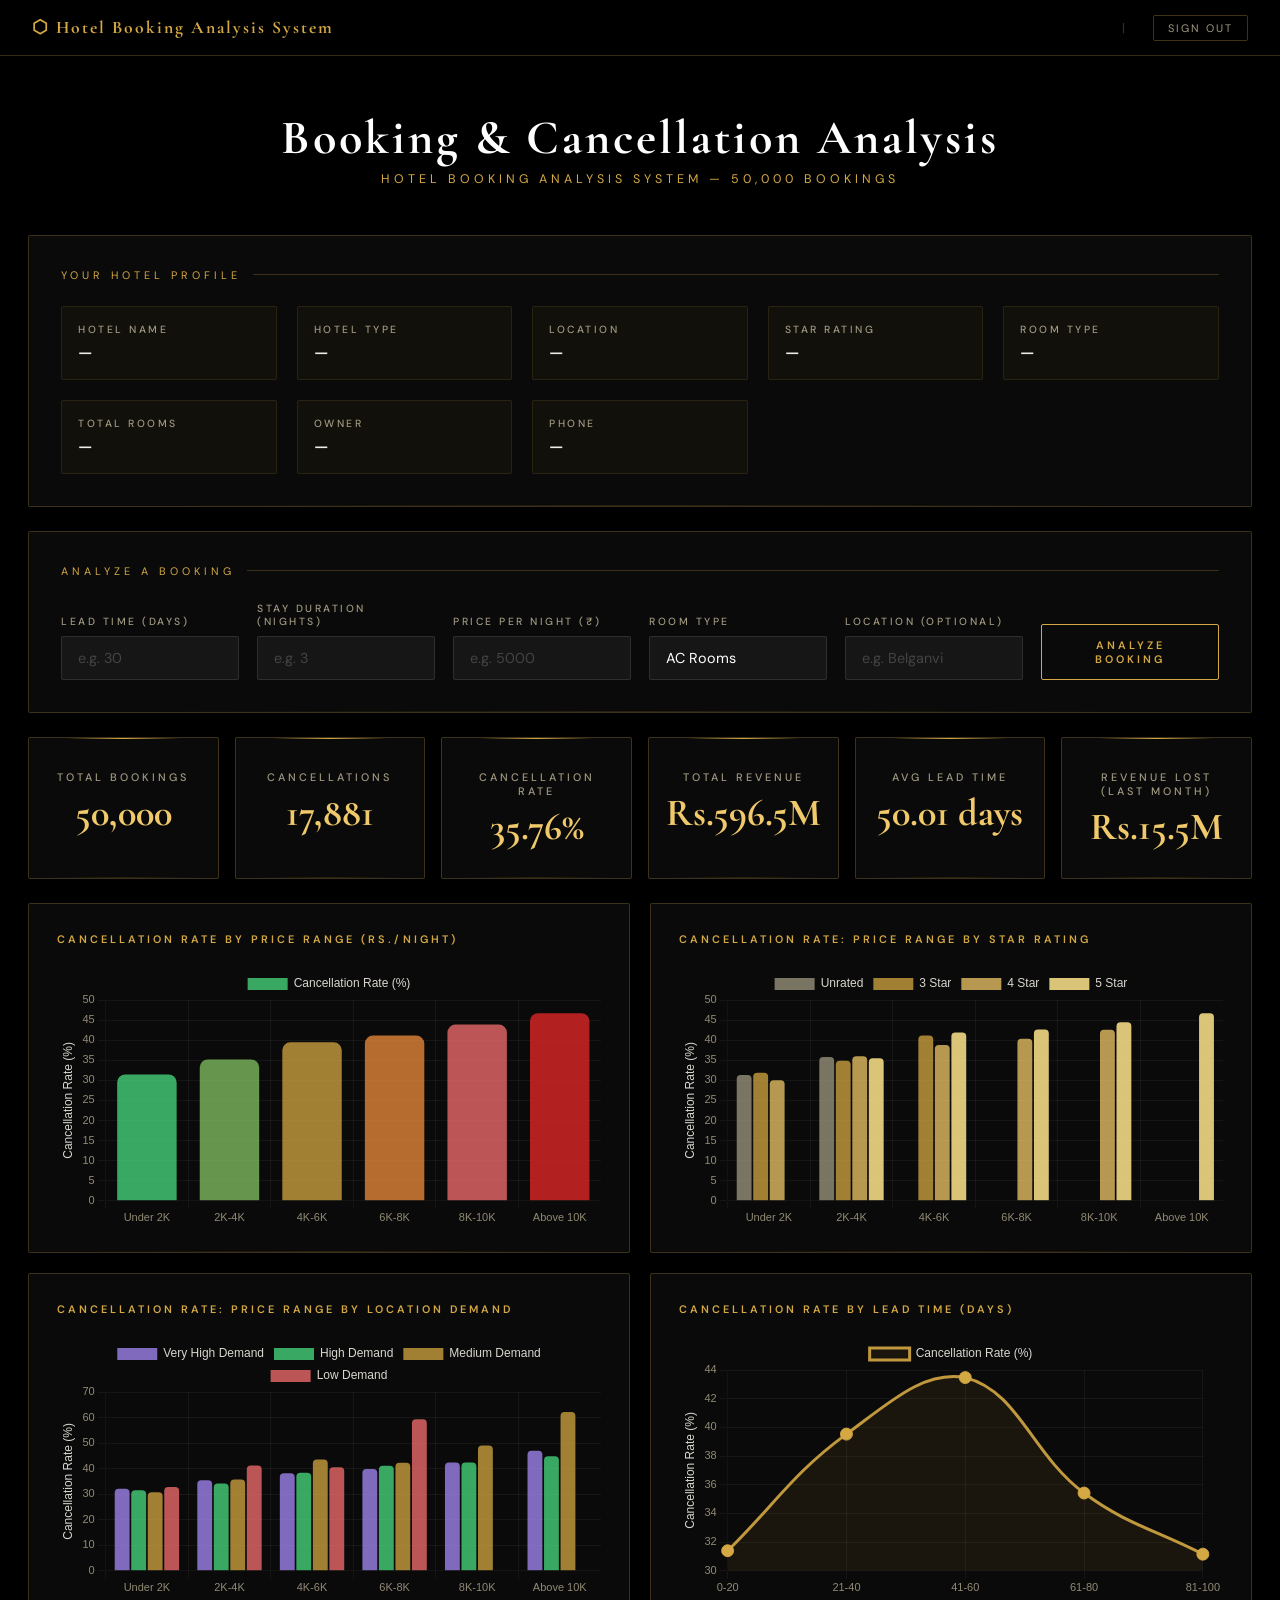
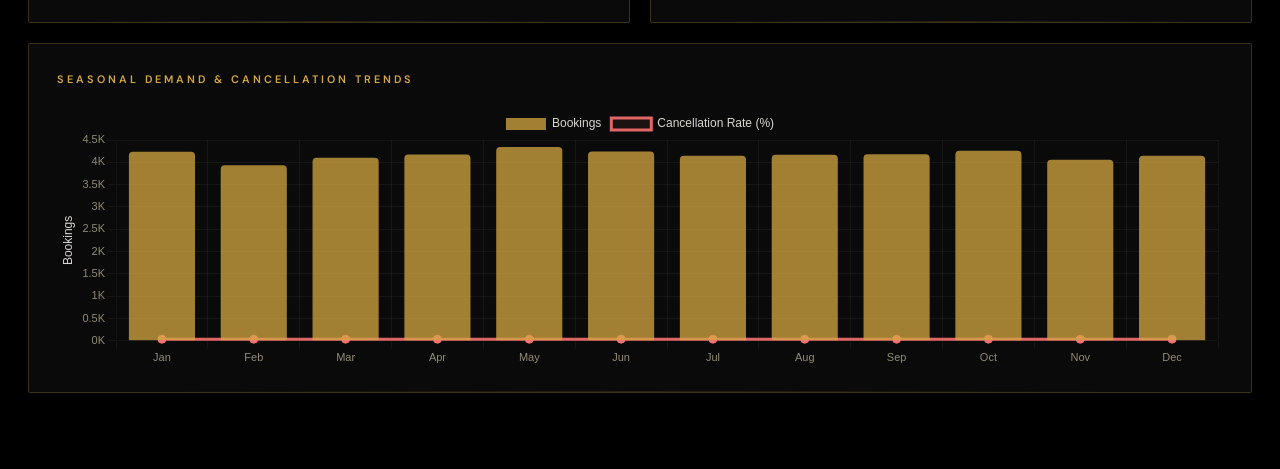
<file: hotel-dashboard/frontend/index.html>
<!DOCTYPE html>
<html lang="en">
<head>
  <meta charset="UTF-8" />
  <meta name="viewport" content="width=device-width, initial-scale=1.0"/>
  <title>Hotel Booking Analysis System</title>
  <link rel="stylesheet" href="style.css?v=6" />
  <script src="chart.min.js"></script>
</head>
<body>
  <!-- Top nav bar -->
  <div class="topbar">
    <span class="topbar-logo">⬡ Hotel Booking Analysis System</span>
    <div class="topbar-right">
      <span class="topbar-hotel" id="topbarHotel"></span>
      <span class="topbar-divider">|</span>
      <span class="topbar-user" id="topbarUser"></span>
      <button class="topbar-logout" id="logoutBtn">Sign Out</button>
    </div>
  </div>

  <div class="page-wrapper">
    <h1 class="title">Booking & Cancellation Analysis</h1>
    <p class="title-sub">Hotel Booking Analysis System — 50,000 Bookings</p>

    <!-- Hotel Profile Card -->
    <div class="card profile-card" id="hotelProfileCard">
      <div class="section-label">Your Hotel Profile</div>
      <div class="profile-grid">
        <div class="profile-item">
          <span class="profile-label">Hotel Name</span>
          <span class="profile-value" id="pHotelName">—</span>
        </div>
        <div class="profile-item">
          <span class="profile-label">Hotel Type</span>
          <span class="profile-value" id="pHotelType">—</span>
        </div>
        <div class="profile-item">
          <span class="profile-label">Location</span>
          <span class="profile-value" id="pLocation">—</span>
        </div>
        <div class="profile-item">
          <span class="profile-label">Star Rating</span>
          <span class="profile-value" id="pStar">—</span>
        </div>
        <div class="profile-item">
          <span class="profile-label">Room Type</span>
          <span class="profile-value" id="pAc">—</span>
        </div>
        <div class="profile-item">
          <span class="profile-label">Total Rooms</span>
          <span class="profile-value" id="pRooms">—</span>
        </div>
        <div class="profile-item">
          <span class="profile-label">Owner</span>
          <span class="profile-value" id="pOwner">—</span>
        </div>
        <div class="profile-item">
          <span class="profile-label">Phone</span>
          <span class="profile-value" id="pPhone">—</span>
        </div>
      </div>
    </div>

    <!-- Booking Analysis Form -->
    <div class="card input-card">
      <div class="section-label">Analyze a Booking</div>
      <div class="input-grid">
        <div class="input-group">
          <label for="leadTime">Lead Time (days)</label>
          <input type="number" id="leadTime" min="1" max="365" placeholder="e.g. 30" />
        </div>
        <div class="input-group">
          <label for="stayDuration">Stay Duration (nights)</label>
          <input type="number" id="stayDuration" min="1" max="30" placeholder="e.g. 3" />
        </div>
        <div class="input-group">
          <label for="pricePerNight">Price per Night (₹)</label>
          <input type="number" id="pricePerNight" min="500" placeholder="e.g. 5000" />
        </div>
        <div class="input-group">
          <label for="roomType">Room Type</label>
          <select id="roomType">
            <option value="ac">AC Rooms</option>
            <option value="nonac">Non-AC Rooms</option>
          </select>
        </div>
        <div class="input-group">
          <label for="analysisLocation">Location (optional)</label>
          <input type="text" id="analysisLocation" placeholder="e.g. Belganvi" />
        </div>
        <div class="input-group btn-group">
          <button id="addBookingBtn">Analyze Booking</button>
        </div>
      </div>
      <div id="predictionResult" class="prediction-box hidden"></div>
    </div>

    <!-- KPI Cards -->
    <div class="kpi-grid">
      <div class="card kpi">
        <span class="kpi-label">Total Bookings</span>
        <span class="kpi-value" id="totalBookings">—</span>
      </div>
      <div class="card kpi">
        <span class="kpi-label">Cancellations</span>
        <span class="kpi-value" id="totalCanceled">—</span>
      </div>
      <div class="card kpi">
        <span class="kpi-label">Cancellation Rate</span>
        <span class="kpi-value" id="cancelRate">—</span>
      </div>
      <div class="card kpi">
        <span class="kpi-label">Total Revenue</span>
        <span class="kpi-value" id="totalRevenue">—</span>
      </div>
      <div class="card kpi">
        <span class="kpi-label">Avg Lead Time</span>
        <span class="kpi-value" id="avgLead">—</span>
      </div>
      <div class="card kpi">
        <span class="kpi-label">Revenue Lost (Last Month)</span>
        <span class="kpi-value" id="revenueLost">—</span>
      </div>
    </div>

    <!-- Charts -->
    <div class="chart-grid">
      <div class="card chart-card">
        <h3>Cancellation Rate by Price Range (Rs./night)</h3>
        <canvas id="cancelByPriceChart"></canvas>
      </div>
      <div class="card chart-card">
        <h3>Cancellation Rate: Price Range by Star Rating</h3>
        <canvas id="cancelPriceStarChart"></canvas>
      </div>
    </div>
    <div class="chart-grid">
      <div class="card chart-card">
        <h3>Cancellation Rate: Price Range by Location Demand</h3>
        <canvas id="cancelPriceDemandChart"></canvas>
      </div>
      <div class="card chart-card">
        <h3>Cancellation Rate by Lead Time (days)</h3>
        <canvas id="leadCancelChart"></canvas>
      </div>
    </div>
    <div class="chart-grid">
      <div class="card chart-card">
        <h3>Seasonal Demand & Cancellation Trends</h3>
        <canvas id="seasonalDemandChart"></canvas>
      </div>
    </div>
  </div>

  <script src="app.js?v=12"></script>
  <script>
    const user = JSON.parse(localStorage.getItem("hd_user") || "null");
    if (user) {
      document.getElementById("topbarHotel").textContent = user.hotelName || "Hotel";
      document.getElementById("topbarUser").textContent  = user.ownerName || user.email;

      // Populate profile card
      var starMap = { normal: "Unrated / Budget", "3": "3 Star", "4": "4 Star", "5": "5 Star" };
      var acMap   = { ac: "AC Rooms", nonac: "Non-AC Rooms", both: "AC & Non-AC" };
      document.getElementById("pHotelName").textContent = user.hotelName     || "—";
      document.getElementById("pHotelType").textContent = user.hotelType     || "—";
      document.getElementById("pLocation").textContent  = user.hotelLocation || "—";
      document.getElementById("pStar").textContent      = starMap[user.starRating] || user.starRating || "—";
      document.getElementById("pAc").textContent        = acMap[user.acType]       || user.acType    || "—";
      document.getElementById("pRooms").textContent     = user.totalRooms    || "—";
      document.getElementById("pOwner").textContent     = user.ownerName     || "—";
      document.getElementById("pPhone").textContent     = user.phone         || "—";
    }
    document.getElementById("logoutBtn").addEventListener("click", () => {
      localStorage.removeItem("hd_user");
      window.location.href = "login.html";
    });
  </script>
</body>
</html>
</file>
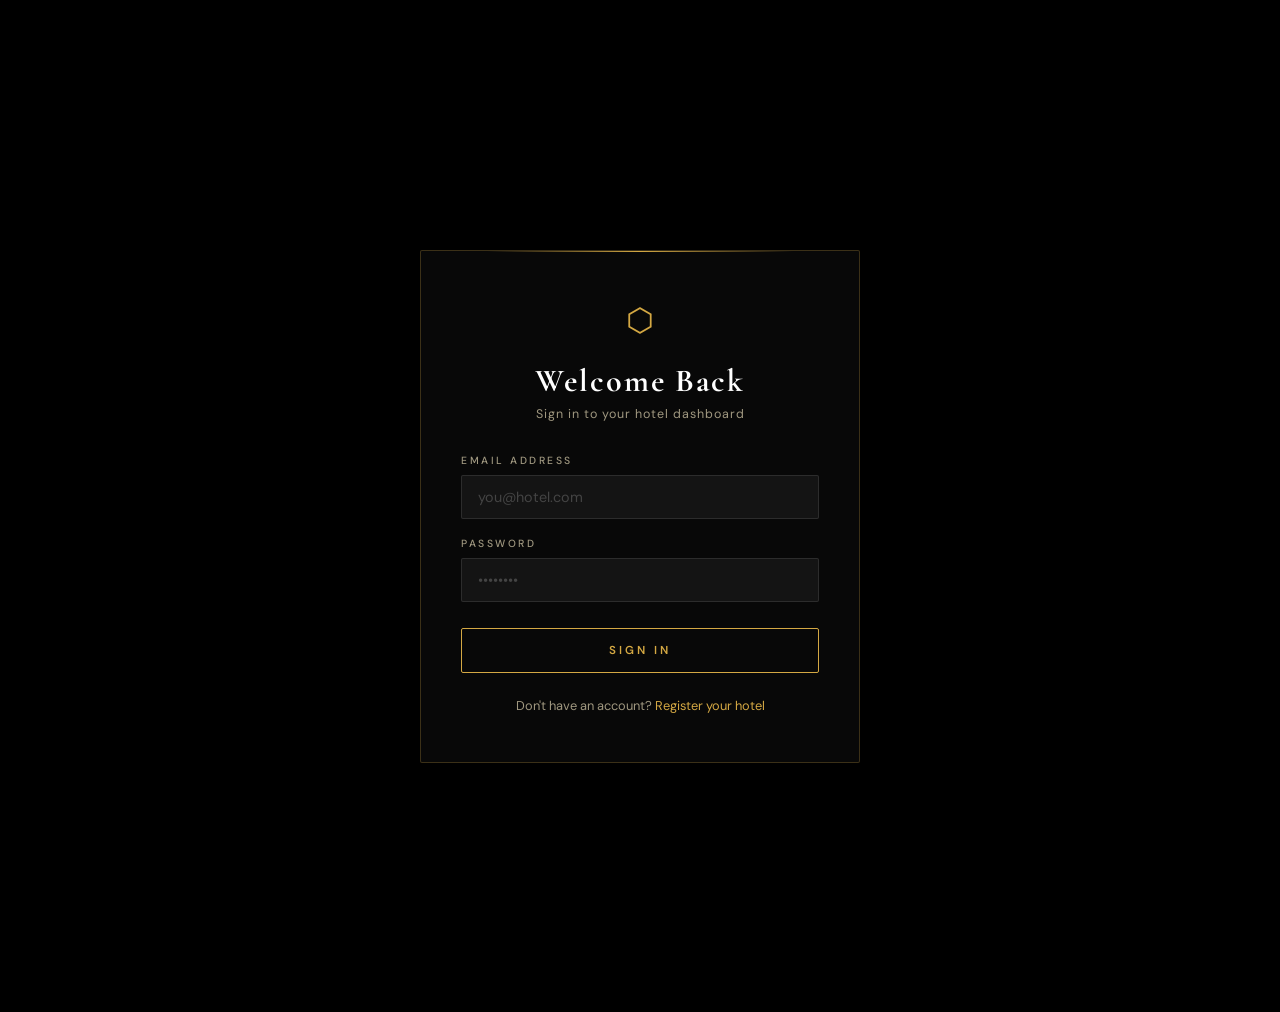
<file: hotel-dashboard/frontend/login.html>
<!DOCTYPE html>
<html lang="en">
<head>
  <meta charset="UTF-8"/>
  <meta name="viewport" content="width=device-width, initial-scale=1.0"/>
  <title>Login — Hotel Booking Analysis System</title>
  <link rel="stylesheet" href="style.css?v=5"/>
</head>
<body>
  <div class="auth-wrapper">
    <div class="auth-card">
      <div class="auth-logo">⬡</div>
      <h1 class="auth-title">Welcome Back</h1>
      <p class="auth-sub">Sign in to your hotel dashboard</p>

      <div id="loginError" class="auth-error hidden"></div>

      <div class="auth-form">
        <div class="input-group">
          <label for="loginEmail">Email Address</label>
          <input type="email" id="loginEmail" placeholder="you@hotel.com"/>
        </div>
        <div class="input-group">
          <label for="loginPassword">Password</label>
          <input type="password" id="loginPassword" placeholder="••••••••"/>
        </div>
        <button class="auth-btn" id="loginBtn">Sign In</button>
      </div>

      <p class="auth-footer">
        Don't have an account? <a href="register.html">Register your hotel</a>
      </p>
    </div>
  </div>

  <script>
    if (localStorage.getItem("hd_user")) window.location.href = "index.html";

    document.getElementById("loginBtn").addEventListener("click", async () => {
      const email    = document.getElementById("loginEmail").value.trim();
      const password = document.getElementById("loginPassword").value;
      const err      = document.getElementById("loginError");
      const btn      = document.getElementById("loginBtn");
      err.classList.add("hidden");

      if (!email || !password) {
        err.textContent = "Please enter email and password.";
        err.classList.remove("hidden");
        return;
      }

      btn.textContent = "Signing in...";
      btn.disabled = true;

      try {
        const res  = await fetch("/api/login", {
          method: "POST",
          headers: { "Content-Type": "application/json" },
          body: JSON.stringify({ email, password })
        });
        const data = await res.json();

        if (res.ok) {
          localStorage.setItem("hd_user", JSON.stringify(data));
          window.location.href = "index.html";
        } else {
          err.textContent = data.error || "Login failed.";
          err.classList.remove("hidden");
        }
      } catch (e) {
        err.textContent = "Cannot reach server. Make sure the backend is running.";
        err.classList.remove("hidden");
      }

      btn.textContent = "Sign In";
      btn.disabled = false;
    });
  </script>
</body>
</html>
</file>
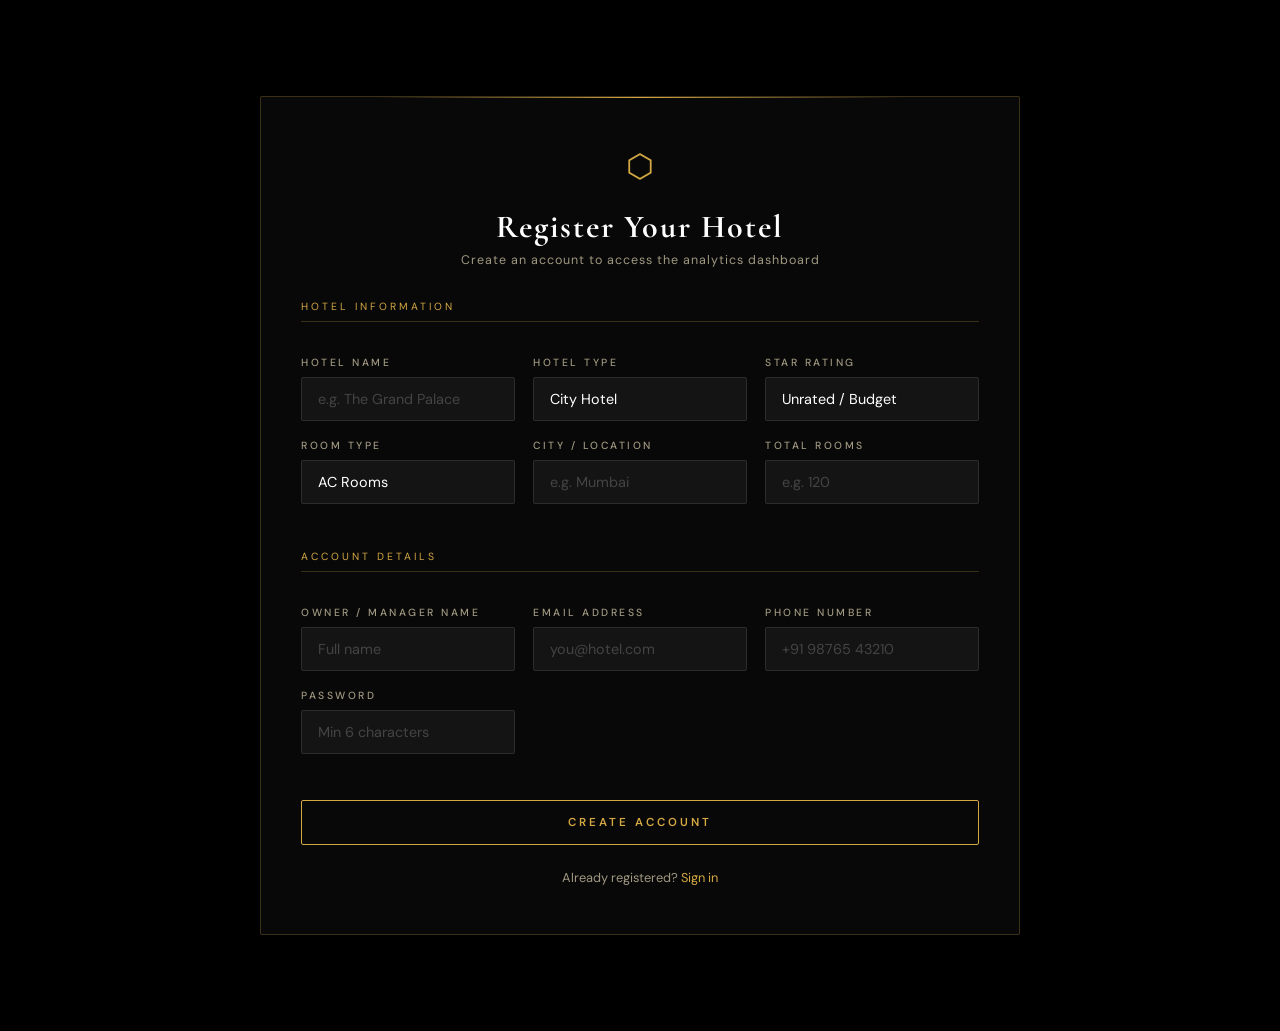
<file: hotel-dashboard/frontend/register.html>
<!DOCTYPE html>
<html lang="en">
<head>
  <meta charset="UTF-8"/>
  <meta name="viewport" content="width=device-width, initial-scale=1.0"/>
  <title>Register — Hotel Booking Analysis System</title>
  <link rel="stylesheet" href="style.css?v=5"/>
</head>
<body>
  <div class="auth-wrapper">
    <div class="auth-card wide">
      <div class="auth-logo">⬡</div>
      <h1 class="auth-title">Register Your Hotel</h1>
      <p class="auth-sub">Create an account to access the analytics dashboard</p>

      <div id="regError" class="auth-error hidden"></div>
      <div id="regSuccess" class="auth-success hidden">
        Registration successful! <a href="login.html">Sign in now</a>
      </div>

      <div class="auth-form">
        <div class="reg-section-label">Hotel Information</div>
        <div class="reg-grid">
          <div class="input-group">
            <label for="hotelName">Hotel Name</label>
            <input type="text" id="hotelName" placeholder="e.g. The Grand Palace"/>
          </div>
          <div class="input-group">
            <label for="hotelType">Hotel Type</label>
            <select id="hotelType">
              <option value="City">City Hotel</option>
              <option value="Resort">Resort</option>
            </select>
          </div>
          <div class="input-group">
            <label for="starRating">Star Rating</label>
            <select id="starRating">
              <option value="normal">Unrated / Budget</option>
              <option value="3">3 Star</option>
              <option value="4">4 Star</option>
              <option value="5">5 Star</option>
            </select>
          </div>
          <div class="input-group">
            <label for="acType">Room Type</label>
            <select id="acType">
              <option value="ac">AC Rooms</option>
              <option value="nonac">Non-AC Rooms</option>
              <option value="both">Both AC & Non-AC</option>
            </select>
          </div>
          <div class="input-group">
            <label for="hotelLocation">City / Location</label>
            <input type="text" id="hotelLocation" placeholder="e.g. Mumbai"/>
          </div>
          <div class="input-group">
            <label for="totalRooms">Total Rooms</label>
            <input type="number" id="totalRooms" placeholder="e.g. 120" min="1"/>
          </div>
        </div>

        <div class="reg-section-label" style="margin-top:28px">Account Details</div>
        <div class="reg-grid">
          <div class="input-group">
            <label for="ownerName">Owner / Manager Name</label>
            <input type="text" id="ownerName" placeholder="Full name"/>
          </div>
          <div class="input-group">
            <label for="regEmail">Email Address</label>
            <input type="email" id="regEmail" placeholder="you@hotel.com"/>
          </div>
          <div class="input-group">
            <label for="regPhone">Phone Number</label>
            <input type="tel" id="regPhone" placeholder="+91 98765 43210"/>
          </div>
          <div class="input-group">
            <label for="regPassword">Password</label>
            <input type="password" id="regPassword" placeholder="Min 6 characters"/>
          </div>
        </div>

        <button class="auth-btn" id="registerBtn" style="margin-top:28px">Create Account</button>
      </div>

      <p class="auth-footer">Already registered? <a href="login.html">Sign in</a></p>
    </div>
  </div>

  <script>
    document.getElementById("registerBtn").addEventListener("click", async () => {
      const err     = document.getElementById("regError");
      const success = document.getElementById("regSuccess");
      const btn     = document.getElementById("registerBtn");
      err.classList.add("hidden");
      success.classList.add("hidden");

      const payload = {
        hotelName:     document.getElementById("hotelName").value.trim(),
        hotelType:     document.getElementById("hotelType").value,
        starRating:    document.getElementById("starRating").value,
        acType:        document.getElementById("acType").value,
        hotelLocation: document.getElementById("hotelLocation").value.trim(),
        totalRooms:    document.getElementById("totalRooms").value || null,
        ownerName:     document.getElementById("ownerName").value.trim(),
        email:         document.getElementById("regEmail").value.trim(),
        phone:         document.getElementById("regPhone").value.trim(),
        password:      document.getElementById("regPassword").value,
      };

      if (!payload.hotelName || !payload.hotelLocation || !payload.ownerName || !payload.email || !payload.password) {
        err.textContent = "Please fill in all required fields.";
        err.classList.remove("hidden");
        return;
      }
      if (payload.password.length < 6) {
        err.textContent = "Password must be at least 6 characters.";
        err.classList.remove("hidden");
        return;
      }

      btn.textContent = "Creating account...";
      btn.disabled = true;

      try {
        const res  = await fetch("/api/register", {
          method: "POST",
          headers: { "Content-Type": "application/json" },
          body: JSON.stringify(payload)
        });
        const data = await res.json();

        if (res.ok) {
          success.classList.remove("hidden");
          ["hotelName","hotelLocation","totalRooms","ownerName","regEmail","regPhone","regPassword"]
            .forEach(id => document.getElementById(id).value = "");
        } else {
          err.textContent = data.error || "Registration failed.";
          err.classList.remove("hidden");
        }
      } catch (e) {
        err.textContent = "Cannot reach server. Make sure the backend is running.";
        err.classList.remove("hidden");
      }

      btn.textContent = "Create Account";
      btn.disabled = false;
    });
  </script>
</body>
</html>
</file>
<file: hotel-dashboard/frontend/style.css>
@import url('https://fonts.googleapis.com/css2?family=Cormorant+Garamond:wght@400;600;700&family=DM+Sans:wght@300;400;500;600&display=swap');

*, *::before, *::after { box-sizing: border-box; margin: 0; padding: 0; }

:root {
  --gold:        #d4a843;
  --gold-light:  #f0c96a;
  --gold-dim:    rgba(212, 168, 67, 0.15);
  --white:       #ffffff;
  --off-white:   #f0ece4;
  --muted:       #a09880;
  --border:      rgba(212, 168, 67, 0.25);
  --card-bg:     rgba(255, 255, 255, 0.04);
  --input-bg:    rgba(255, 255, 255, 0.05);
  --green:       #4ade80;
  --amber:       #fbbf24;
  --red:         #f87171;
}

body {
  min-height: 100vh;
  background: #000;
  font-family: 'DM Sans', sans-serif;
  color: var(--off-white);
  padding: 56px 28px;
}

.page-wrapper {
  max-width: 1240px;
  margin: 0 auto;
}

/* ── Title ── */
.title {
  text-align: center;
  font-family: 'Cormorant Garamond', serif;
  font-size: 3rem;
  font-weight: 700;
  color: var(--white);
  letter-spacing: 3px;
  line-height: 1.1;
  margin-bottom: 6px;
}

.title-sub {
  text-align: center;
  font-size: 0.78rem;
  letter-spacing: 4px;
  text-transform: uppercase;
  color: var(--gold);
  margin-bottom: 48px;
}

/* ── Card ── */
.card {
  background: var(--card-bg);
  border: 1px solid var(--border);
  border-radius: 2px;
  padding: 32px;
  position: relative;
}

.card::after {
  content: '';
  position: absolute;
  bottom: 0; left: 10%; right: 10%;
  height: 1px;
  background: linear-gradient(90deg, transparent, var(--gold-dim), transparent);
}

/* ── Section label ── */
.section-label {
  font-size: 0.68rem;
  letter-spacing: 4px;
  text-transform: uppercase;
  color: var(--gold);
  margin-bottom: 24px;
  display: flex;
  align-items: center;
  gap: 12px;
}
.section-label::after {
  content: '';
  flex: 1;
  height: 1px;
  background: var(--border);
}

/* ── KPI grid ── */
.kpi-grid {
  display: grid;
  grid-template-columns: repeat(auto-fit, minmax(190px, 1fr));
  gap: 16px;
  margin-bottom: 24px;
}

.kpi {
  display: flex;
  flex-direction: column;
  align-items: center;
  gap: 10px;
  text-align: center;
  padding: 32px 20px;
  border: 1px solid var(--border);
  background: var(--card-bg);
  border-radius: 2px;
  position: relative;
}

.kpi::before {
  content: '';
  position: absolute;
  top: 0; left: 20%; right: 20%;
  height: 1px;
  background: linear-gradient(90deg, transparent, var(--gold), transparent);
}

.kpi-label {
  font-size: 0.68rem;
  text-transform: uppercase;
  letter-spacing: 3px;
  color: var(--muted);
  font-weight: 500;
}

.kpi-value {
  font-family: 'Cormorant Garamond', serif;
  font-size: 2.4rem;
  font-weight: 700;
  color: var(--gold-light);
  line-height: 1;
}

/* ── Chart grid ── */
.chart-grid {
  display: grid;
  grid-template-columns: repeat(auto-fit, minmax(500px, 1fr));
  gap: 20px;
  margin-bottom: 20px;
}

.chart-card {
  padding: 28px 28px 24px;
}

.chart-card h3 {
  font-size: 0.68rem;
  font-weight: 600;
  text-transform: uppercase;
  letter-spacing: 3px;
  color: var(--gold);
  margin-bottom: 22px;
}

canvas { max-height: 260px; }

/* ── Input form ── */
.input-card { margin-bottom: 24px; }

.input-grid {
  display: grid;
  grid-template-columns: repeat(auto-fit, minmax(170px, 1fr));
  gap: 18px;
  align-items: end;
}

.input-group {
  display: flex;
  flex-direction: column;
  gap: 8px;
}

.input-group label {
  font-size: 0.65rem;
  text-transform: uppercase;
  letter-spacing: 2.5px;
  color: var(--muted);
  font-weight: 500;
}

.input-group input,
.input-group select {
  background: var(--input-bg);
  border: 1px solid rgba(255,255,255,0.1);
  border-radius: 2px;
  padding: 12px 16px;
  color: var(--white);
  font-size: 0.9rem;
  font-family: 'DM Sans', sans-serif;
  outline: none;
  transition: border-color 0.2s, background 0.2s;
  -webkit-appearance: none;
}

.input-group input::placeholder { color: #444; }

.input-group input:focus,
.input-group select:focus {
  border-color: var(--gold);
  background: rgba(212, 168, 67, 0.06);
}

.input-group select option {
  background: #111;
  color: var(--off-white);
}

.btn-group { justify-content: flex-end; }

button#addBookingBtn {
  background: transparent;
  border: 1px solid var(--gold);
  border-radius: 2px;
  padding: 13px 24px;
  color: var(--gold);
  font-size: 0.68rem;
  font-family: 'DM Sans', sans-serif;
  font-weight: 600;
  letter-spacing: 3px;
  text-transform: uppercase;
  cursor: pointer;
  width: 100%;
  transition: background 0.25s, color 0.25s, box-shadow 0.25s;
}

button#addBookingBtn:hover {
  background: var(--gold);
  color: #000;
  box-shadow: 0 0 24px rgba(212, 168, 67, 0.3);
}

/* ── Prediction box ── */
.prediction-box {
  margin-top: 22px;
  padding: 20px 24px;
  border-radius: 2px;
  font-size: 0.88rem;
  line-height: 1.8;
  border-left: 2px solid transparent;
}

.prediction-box.low    { background: rgba(74,222,128,0.06);  border-left-color: var(--green); }
.prediction-box.medium { background: rgba(251,191,36,0.06);  border-left-color: var(--amber); }
.prediction-box.high   { background: rgba(248,113,113,0.06); border-left-color: var(--red);   }
.prediction-box.hidden { display: none; }

.risk-badge {
  display: inline-block;
  padding: 3px 14px;
  border-radius: 2px;
  font-weight: 600;
  font-size: 0.65rem;
  letter-spacing: 2.5px;
  text-transform: uppercase;
  margin-left: 10px;
  vertical-align: middle;
}

.low    .risk-badge { background: rgba(74,222,128,0.15);  color: var(--green); }
.medium .risk-badge { background: rgba(251,191,36,0.15);  color: var(--amber); }
.high   .risk-badge { background: rgba(248,113,113,0.15); color: var(--red);   }

/* ── Responsive ── */
@media (max-width: 640px) {
  .chart-grid { grid-template-columns: 1fr; }
  .title { font-size: 2rem; }
  body { padding: 32px 16px; }
}

/* ── Top Navigation Bar ── */
.topbar {
  position: fixed;
  top: 0; left: 0; right: 0;
  z-index: 100;
  background: rgba(0,0,0,0.92);
  border-bottom: 1px solid var(--border);
  padding: 0 32px;
  height: 56px;
  display: flex;
  align-items: center;
  justify-content: space-between;
  backdrop-filter: blur(12px);
}

.topbar-logo {
  font-family: 'Cormorant Garamond', serif;
  font-size: 1.1rem;
  font-weight: 700;
  color: var(--gold);
  letter-spacing: 2px;
}

.topbar-right {
  display: flex;
  align-items: center;
  gap: 14px;
  font-size: 0.78rem;
}

.topbar-hotel {
  color: var(--off-white);
  font-weight: 600;
  letter-spacing: 1px;
}

.topbar-divider { color: #333; }

.topbar-user { color: var(--muted); }

.topbar-logout {
  background: transparent;
  border: 1px solid rgba(212,168,67,0.3);
  border-radius: 2px;
  padding: 5px 14px;
  color: var(--muted);
  font-size: 0.68rem;
  letter-spacing: 2px;
  text-transform: uppercase;
  cursor: pointer;
  font-family: 'DM Sans', sans-serif;
  transition: border-color 0.2s, color 0.2s;
}
.topbar-logout:hover { border-color: var(--gold); color: var(--gold); }

/* Push content below topbar */
body:has(.topbar) .page-wrapper { padding-top: 32px; }
body:has(.topbar) { padding-top: 80px; }

/* ── Auth Pages ── */
.auth-wrapper {
  min-height: 100vh;
  display: flex;
  align-items: center;
  justify-content: center;
  padding: 40px 20px;
}

.auth-card {
  width: 100%;
  max-width: 440px;
  background: rgba(255,255,255,0.03);
  border: 1px solid var(--border);
  border-radius: 2px;
  padding: 48px 40px;
  position: relative;
}

.auth-card.wide { max-width: 760px; }

.auth-card::before {
  content: '';
  position: absolute;
  top: 0; left: 15%; right: 15%;
  height: 1px;
  background: linear-gradient(90deg, transparent, var(--gold), transparent);
}

.auth-logo {
  text-align: center;
  font-size: 2rem;
  color: var(--gold);
  margin-bottom: 20px;
}

.auth-title {
  font-family: 'Cormorant Garamond', serif;
  font-size: 2rem;
  font-weight: 700;
  color: var(--white);
  text-align: center;
  letter-spacing: 2px;
  margin-bottom: 6px;
}

.auth-sub {
  text-align: center;
  font-size: 0.78rem;
  color: var(--muted);
  letter-spacing: 1px;
  margin-bottom: 32px;
}

.auth-form { display: flex; flex-direction: column; gap: 18px; }

.auth-btn {
  background: transparent;
  border: 1px solid var(--gold);
  border-radius: 2px;
  padding: 14px;
  color: var(--gold);
  font-size: 0.72rem;
  font-family: 'DM Sans', sans-serif;
  font-weight: 600;
  letter-spacing: 3px;
  text-transform: uppercase;
  cursor: pointer;
  width: 100%;
  transition: background 0.25s, color 0.25s, box-shadow 0.25s;
  margin-top: 8px;
}
.auth-btn:hover {
  background: var(--gold);
  color: #000;
  box-shadow: 0 0 24px rgba(212,168,67,0.25);
}

.auth-footer {
  text-align: center;
  margin-top: 24px;
  font-size: 0.8rem;
  color: var(--muted);
}
.auth-footer a { color: var(--gold); text-decoration: none; }
.auth-footer a:hover { text-decoration: underline; }

.auth-error {
  background: rgba(248,113,113,0.08);
  border: 1px solid rgba(248,113,113,0.3);
  border-radius: 2px;
  padding: 10px 16px;
  font-size: 0.82rem;
  color: var(--red);
  margin-bottom: 16px;
}

.auth-success {
  background: rgba(74,222,128,0.08);
  border: 1px solid rgba(74,222,128,0.3);
  border-radius: 2px;
  padding: 10px 16px;
  font-size: 0.82rem;
  color: var(--green);
  margin-bottom: 16px;
}
.auth-success a { color: var(--green); }

.hidden { display: none !important; }

/* Registration grid */
.reg-grid {
  display: grid;
  grid-template-columns: repeat(auto-fit, minmax(200px, 1fr));
  gap: 18px;
}

.reg-section-label {
  font-size: 0.65rem;
  letter-spacing: 3px;
  text-transform: uppercase;
  color: var(--gold);
  margin-bottom: 16px;
  padding-bottom: 8px;
  border-bottom: 1px solid var(--border);
}

/* ── Hotel Profile Card ── */
.profile-card {
  margin-bottom: 24px;
}

.profile-grid {
  display: grid;
  grid-template-columns: repeat(auto-fit, minmax(200px, 1fr));
  gap: 20px;
}

.profile-item {
  display: flex;
  flex-direction: column;
  gap: 6px;
  padding: 16px;
  background: rgba(212, 168, 67, 0.04);
  border: 1px solid rgba(212, 168, 67, 0.12);
  border-radius: 2px;
}

.profile-label {
  font-size: 0.65rem;
  text-transform: uppercase;
  letter-spacing: 2.5px;
  color: var(--muted);
  font-weight: 500;
}

.profile-value {
  font-size: 1rem;
  font-weight: 600;
  color: var(--off-white);
  letter-spacing: 0.5px;
}
</file>
